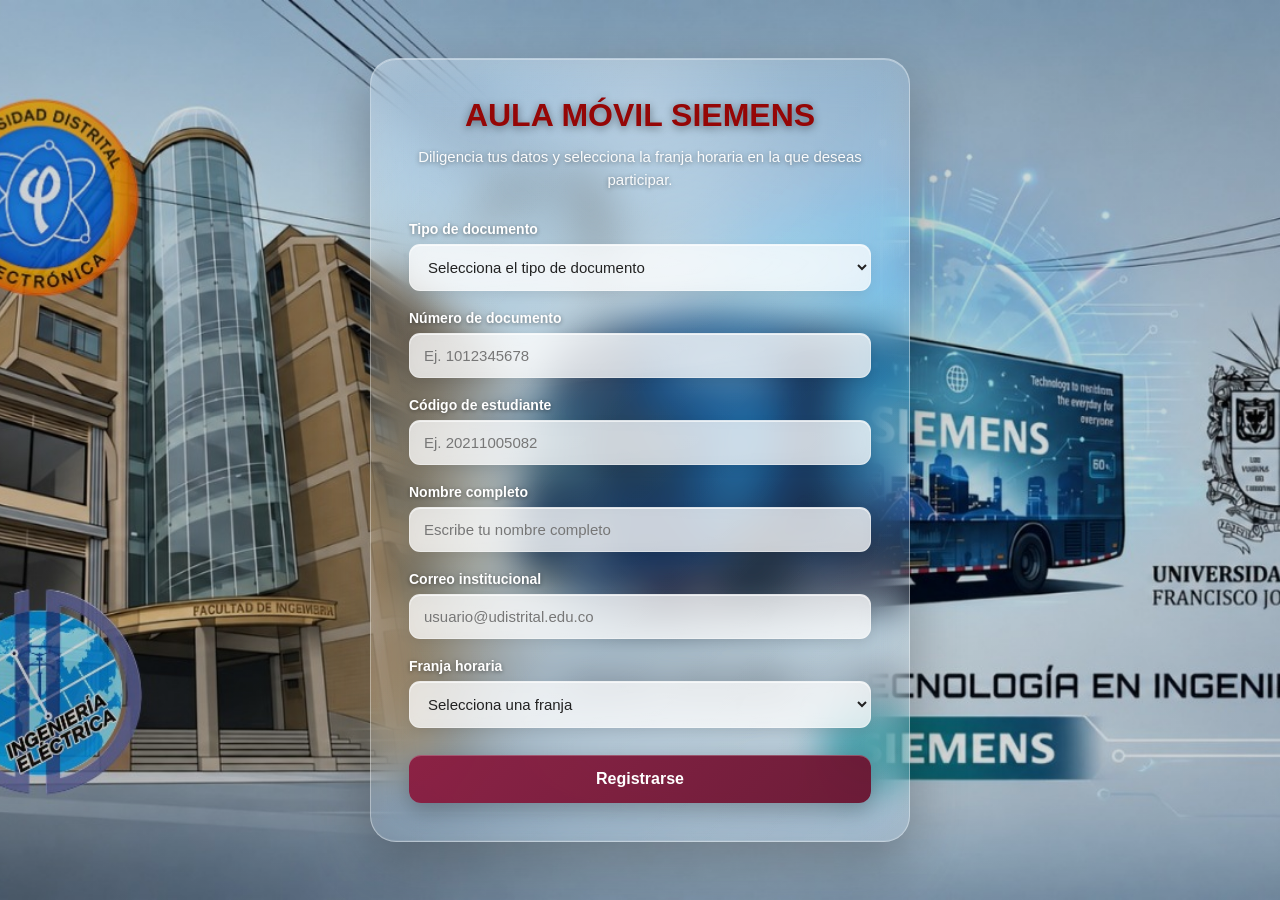
<file: Inscripciones-SIEMENS/index.html>
<!DOCTYPE html>
<html lang="es">

<head>

  <meta charset="UTF-8">

  <meta
    name="viewport"
    content="width=device-width, initial-scale=1.0"
  >

  <title>AULA MÓVIL SIEMENS</title>

  <!-- CSS -->
  <link
    rel="stylesheet"
    href="./style.css?v=9"
  >

</head>


<body>

  <div class="container">


    <!-- ==================================================
         TÍTULO
    =================================================== -->

    <h1>
      AULA MÓVIL SIEMENS
    </h1>


    <!-- ==================================================
         DESCRIPCIÓN
    =================================================== -->

    <p class="descripcion">
      Diligencia tus datos y selecciona la franja horaria
      en la que deseas participar.
    </p>


    <!-- ==================================================
         FORMULARIO
    =================================================== -->

    <form id="registro-form">


      <!-- ==================================================
           TIPO DE DOCUMENTO
      =================================================== -->

      <label for="tipoDocumento">
        Tipo de documento
      </label>


      <select
        id="tipoDocumento"
        name="tipoDocumento"
        required
      >

        <option
          value=""
          disabled
          selected
        >
          Selecciona el tipo de documento
        </option>


        <option value="CC">
          Cédula de ciudadanía - CC
        </option>


        <option value="TI">
          Tarjeta de identidad - TI
        </option>

      </select>



      <!-- ==================================================
           NÚMERO DE DOCUMENTO
      =================================================== -->

      <label for="documento">
        Número de documento
      </label>


      <input
        type="text"
        id="documento"
        name="documento"
        inputmode="numeric"
        pattern="[0-9]+"
        placeholder="Ej. 1012345678"
        autocomplete="off"
        required
      >



      <!-- ==================================================
           CÓDIGO DE ESTUDIANTE
      =================================================== -->

      <label for="codigo">
        Código de estudiante
      </label>


      <input
        type="text"
        id="codigo"
        name="codigo"
        inputmode="numeric"
        pattern="[0-9]+"
        placeholder="Ej. 20211005082"
        autocomplete="off"
        required
      >



      <!-- ==================================================
           NOMBRE COMPLETO
      =================================================== -->

      <label for="nombre">
        Nombre completo
      </label>


      <input
        type="text"
        id="nombre"
        name="nombre"
        placeholder="Escribe tu nombre completo"
        autocomplete="name"
        required
      >



      <!-- ==================================================
           CORREO INSTITUCIONAL
      =================================================== -->

      <label for="email">
        Correo institucional
      </label>


      <input
        type="email"
        id="email"
        name="email"
        placeholder="usuario@udistrital.edu.co"
        autocomplete="email"
        required
      >



      <!-- ==================================================
           FRANJA HORARIA
      =================================================== -->

      <label for="franja">
        Franja horaria
      </label>


      <select
        id="franja"
        name="franja"
        required
      >

        <option
          value=""
          disabled
          selected
        >
          Selecciona una franja
        </option>

      </select>



      <!-- ==================================================
           BOTÓN
      =================================================== -->

      <button
        type="submit"
      >
        Registrarse
      </button>


    </form>

  </div>


  <!-- ====================================================
       JAVASCRIPT
  ===================================================== -->

  <script
    src="./app.js?v=9"
  ></script>


</body>

</html>
</file>
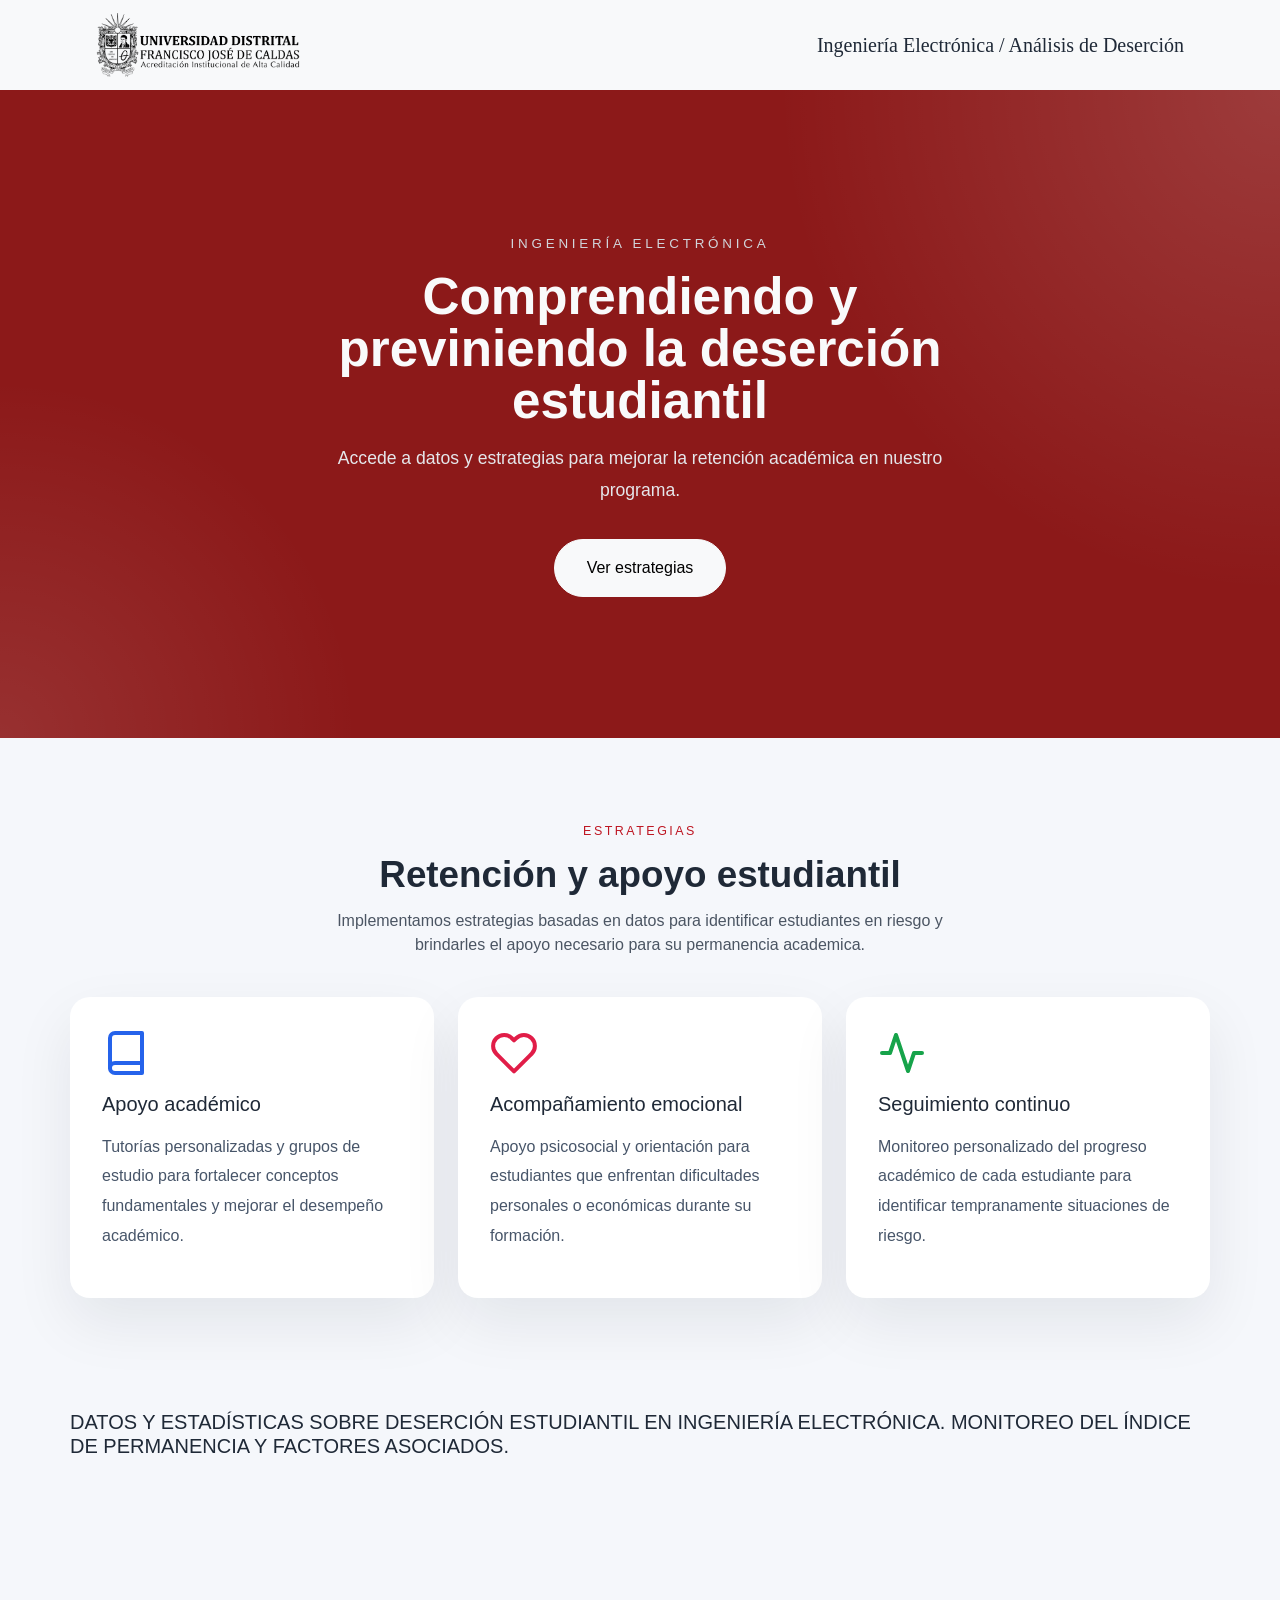
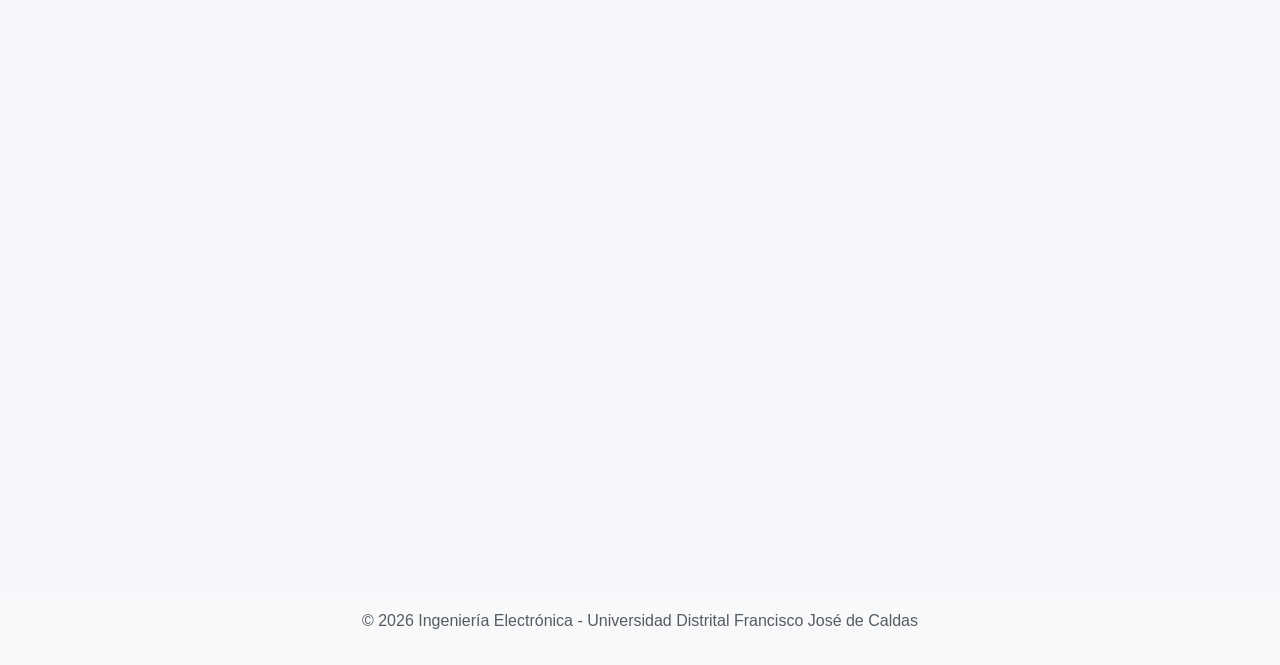
<file: pagina_desercion/index.html>
<!DOCTYPE html>
<html lang="es">

<head>
    <meta charset="UTF-8">
    <title>Deserción de Estudiantes</title>
    <meta name="viewport" content="width=device-width, initial-scale=1.0">
    <link rel="icon" type="image/webp" href="../logo.webp">
    <link href="https://cdn.jsdelivr.net/npm/bootstrap@5.1.3/dist/css/bootstrap.min.css" rel="stylesheet"
        integrity="sha384-1BmE4kWBq78iYhFldvKuhfTAU6auU8tT94WrHftjDbrCEXSU1oBoqyl2QvZ6jIW3" crossorigin="anonymous">
    <link rel="stylesheet" href="style.css">
</head>

<body>
    <!-- Header -->
    <nav class="navbar navbar-light bg-light px-5">
        <div class="container-fluid px-5">
            <a class="navbar-brand" href="#">
                <img src="../logo.png" alt="" class="navbar-logo">
            </a>
            <h5 class="my-0 navbar-title">Ingeniería Electrónica / Análisis de Deserción</h5>
        </div>
    </nav>

    <!-- Hero -->
    <header class="hero">
        <div class="hero-content text-center">
            <span class="eyebrow">Ingeniería Electrónica</span>
            <h1>Comprendiendo y previniendo la deserción estudiantil</h1>
            <p class="hero-text">Accede a datos y estrategias para mejorar la retención académica en nuestro programa.
            </p>
            <a href="#beneficios" class="btn btn-light btn-cta">Ver estrategias</a>
        </div>
    </header>
    <main>
        <section id="beneficios" class="container section-modern">
            <div class="section-header text-center">
                <span class="subtitle">Estrategias</span>
                <h2>Retención y apoyo estudiantil</h2>
                <p>Implementamos estrategias basadas en datos para identificar estudiantes en riesgo y brindarles el
                    apoyo necesario para su permanencia academica.</p>
            </div>
            <div class="cards-grid">

                <div class="feature-card">
                    <!-- Logo: Apoyo académico (Libro) -->
                    <svg xmlns="http://www.w3.org/2000/svg" width="48" height="48" viewBox="0 0 24 24" fill="none"
                        stroke="#2563eb" stroke-width="2" stroke-linecap="round" stroke-linejoin="round"
                        style="margin-bottom: 15px;">
                        <path d="M4 19.5A2.5 2.5 0 0 1 6.5 17H20"></path>
                        <path d="M6.5 2H20v20H6.5A2.5 2.5 0 0 1 4 19.5v-15A2.5 2.5 0 0 1 6.5 2z"></path>
                    </svg>
                    <h5>Apoyo académico</h5>
                    <p>Tutorías personalizadas y grupos de estudio para fortalecer conceptos fundamentales y mejorar el
                        desempeño académico.</p>
                </div>

                <div class="feature-card">
                    <!-- Logo: Acompañamiento emocional (Corazón) -->
                    <svg xmlns="http://www.w3.org/2000/svg" width="48" height="48" viewBox="0 0 24 24" fill="none"
                        stroke="#e11d48" stroke-width="2" stroke-linecap="round" stroke-linejoin="round"
                        style="margin-bottom: 15px;">
                        <path
                            d="M20.84 4.61a5.5 5.5 0 0 0-7.78 0L12 5.67l-1.06-1.06a5.5 5.5 0 0 0-7.78 7.78l1.06 1.06L12 21.23l7.78-7.78 1.06-1.06a5.5 5.5 0 0 0 0-7.78z">
                        </path>
                    </svg>
                    <h5>Acompañamiento emocional</h5>
                    <p>Apoyo psicosocial y orientación para estudiantes que enfrentan dificultades personales o
                        económicas durante su formación.</p>
                </div>

                <div class="feature-card">
                    <!-- Logo: Seguimiento continuo (Gráfica de progreso) -->
                    <svg xmlns="http://www.w3.org/2000/svg" width="48" height="48" viewBox="0 0 24 24" fill="none"
                        stroke="#16a34a" stroke-width="2" stroke-linecap="round" stroke-linejoin="round"
                        style="margin-bottom: 15px;">
                        <polyline points="22 12 18 12 15 21 9 3 6 12 2 12"></polyline>
                    </svg>
                    <h5>Seguimiento continuo</h5>
                    <p>Monitoreo personalizado del progreso académico de cada estudiante para identificar tempranamente
                        situaciones de riesgo.</p>
                </div>

            </div>
        </section>

        <section class="container section-modern">
            <h5 class="mb-5">DATOS Y ESTADÍSTICAS SOBRE DESERCIÓN ESTUDIANTIL EN INGENIERÍA ELECTRÓNICA. MONITOREO DEL
                ÍNDICE DE PERMANENCIA Y FACTORES ASOCIADOS.</h5>
            <iframe title="Desercion" width="100%" height="600"
                src="https://app.powerbi.com/view?r=eyJrIjoiYjU3MzJkM2QtMTA5Ni00NjU5LTgzODUtZmVkYWQ3ZmU1NDk2IiwidCI6ImQ1MTM4OGVmLTZhYjAtNDM2My05Zjk0LWQ1NjY0NGE0NTk3MCIsImMiOjR9"
                frameborder="0" allowFullScreen="true"></iframe>
        </section>
    </main>
    <footer class="bg-light text-center text-muted py-3 mt-5">
        <div class="container">
            <p>&copy; 2026 Ingeniería Electrónica - Universidad Distrital Francisco José de Caldas</p>
        </div>
    </footer>
    <script src="https://cdn.jsdelivr.net/npm/bootstrap@5.1.3/dist/js/bootstrap.bundle.min.js"
        integrity="sha384-ka7Sk0Gln4gmtz2MlQnikT1wXgYsOg+OMhuP+IlRH9sENBO0LRn5q+8nbTov4+1p"
        crossorigin="anonymous"></script>
</body>

</html>
</file>
<file: Inscripciones-SIEMENS/style.css>
/* ==========================================================
   CONFIGURACIÓN GENERAL
========================================================== */

* {
  box-sizing: border-box;
}

html,
body {
  margin: 0;
  padding: 0;
  min-height: 100%;
}

body {
  min-height: 100vh;

  font-family:
    Arial,
    Helvetica,
    sans-serif;

  display: flex;
  justify-content: center;
  align-items: center;

  padding: 30px 15px;

  /* ========================================================
     FONDO
  ======================================================== */

  background-image:
    linear-gradient(
      rgba(0, 0, 0, 0.15),
      rgba(0, 0, 0, 0.15)
    ),
    url("./fondo.jpeg");

  background-size: cover;
  background-position: center;
  background-repeat: no-repeat;
  background-attachment: fixed;
}


/* ==========================================================
   CONTENEDOR LIQUID GLASS
========================================================== */

.container {
  width: 100%;
  max-width: 540px;

  padding: 38px;

  border-radius: 26px;

  /* Transparencia principal */
  background:
    linear-gradient(
      135deg,
      rgba(255, 255, 255, 0.16),
      rgba(255, 255, 255, 0.07)
    );

  /* Efecto vidrio */
  backdrop-filter:
    blur(20px)
    saturate(160%);

  -webkit-backdrop-filter:
    blur(20px)
    saturate(160%);

  /* Borde brillante */
  border:
    1px solid
    rgba(255, 255, 255, 0.38);

  /* Profundidad */
  box-shadow:
    0 20px 55px rgba(0, 0, 0, 0.28),
    inset 0 1px 0 rgba(255, 255, 255, 0.35),
    inset 0 -1px 0 rgba(255, 255, 255, 0.08);

  position: relative;
  overflow: hidden;
}


/* ==========================================================
   BRILLO SUPERIOR DEL VIDRIO
========================================================== */

.container::before {
  content: "";

  position: absolute;

  top: -30%;
  left: -20%;

  width: 140%;
  height: 70%;

  background:
    radial-gradient(
      circle,
      rgba(255, 255, 255, 0.28) 0%,
      rgba(255, 255, 255, 0.08) 35%,
      transparent 70%
    );

  pointer-events: none;

  transform: rotate(-8deg);
}


/* ==========================================================
   REFLEJO LATERAL
========================================================== */

.container::after {
  content: "";

  position: absolute;

  top: 0;
  left: 0;

  width: 100%;
  height: 100%;

  border-radius: inherit;

  background:
    linear-gradient(
      120deg,
      rgba(255, 255, 255, 0.12),
      transparent 28%,
      transparent 72%,
      rgba(255, 255, 255, 0.06)
    );

  pointer-events: none;
}


/* Todo el contenido por encima del efecto glass */

.container > * {
  position: relative;
  z-index: 1;
}


/* ==========================================================
   TÍTULO
========================================================== */

h1 {
  margin: 0 0 12px;

  text-align: center;

  font-size: 32px;

  font-weight: 700;

  color: #950606;

  text-shadow:
    0 2px 8px rgba(0, 0, 0, 0.45);
}


/* ==========================================================
   DESCRIPCIÓN
========================================================== */

.descripcion {
  margin: 0 0 30px;

  text-align: center;

  font-size: 15px;

  line-height: 1.5;

  color: rgba(255, 255, 255, 0.95);

  text-shadow:
    0 1px 5px rgba(0, 0, 0, 0.45);
}


/* ==========================================================
   FORMULARIO
========================================================== */

form {
  display: flex;
  flex-direction: column;
}


/* ==========================================================
   ETIQUETAS
========================================================== */

label {
  margin-bottom: 7px;

  font-size: 14px;

  font-weight: 700;

  color: #ffffff;

  text-shadow:
    0 1px 4px rgba(0, 0, 0, 0.45);
}


/* ==========================================================
   INPUTS Y SELECTS
========================================================== */

input,
select {
  width: 100%;

  padding: 13px 14px;

  margin-bottom: 19px;

  border-radius: 11px;

  border:
    1px solid
    rgba(255, 255, 255, 0.32);

  background:
    rgba(255, 255, 255, 0.74);

  color: #222222;

  font-family:
    Arial,
    Helvetica,
    sans-serif;

  font-size: 15px;

  backdrop-filter:
    blur(8px);

  -webkit-backdrop-filter:
    blur(8px);

  box-shadow:
    inset 0 1px 0 rgba(255, 255, 255, 0.65),
    0 4px 12px rgba(0, 0, 0, 0.08);

  transition:
    border-color 0.25s ease,
    box-shadow 0.25s ease,
    background-color 0.25s ease,
    transform 0.2s ease;
}


/* ==========================================================
   INPUT EN FOCO
========================================================== */

input:focus,
select:focus {
  outline: none;

  border-color:
    rgba(255, 255, 255, 0.85);

  background:
    rgba(255, 255, 255, 0.88);

  box-shadow:
    0 0 0 3px rgba(255, 255, 255, 0.18),
    0 6px 18px rgba(0, 0, 0, 0.12);

  transform:
    translateY(-1px);
}


/* ==========================================================
   PLACEHOLDER
========================================================== */

input::placeholder {
  color:
    #777777;
}


/* ==========================================================
   SELECT
========================================================== */

select {
  cursor:
    pointer;
}


/* ==========================================================
   FRANJAS AGOTADAS
========================================================== */

select option:disabled {
  color:
    #8d8d8d;

  background-color:
    #eeeeee;
}


/* ==========================================================
   BOTÓN
========================================================== */

button {
  width: 100%;

  margin-top: 8px;

  padding: 15px;

  border: none;

  border-radius: 12px;

  background:
    linear-gradient(
      135deg,
      rgba(139, 29, 65, 0.96),
      rgba(105, 21, 49, 0.96)
    );

  color:
    #ffffff;

  font-size:
    16px;

  font-weight:
    700;

  cursor:
    pointer;

  box-shadow:
    0 8px 22px rgba(0, 0, 0, 0.26),
    inset 0 1px 0 rgba(255, 255, 255, 0.25);

  transition:
    transform 0.25s ease,
    box-shadow 0.25s ease,
    filter 0.25s ease;
}


/* ==========================================================
   BOTÓN HOVER
========================================================== */

button:hover:not(:disabled) {
  transform:
    translateY(-2px);

  box-shadow:
    0 12px 28px rgba(0, 0, 0, 0.30),
    inset 0 1px 0 rgba(255, 255, 255, 0.30);

  filter:
    brightness(1.06);
}


/* ==========================================================
   BOTÓN DESHABILITADO
========================================================== */

button:disabled {
  background:
    rgba(150, 150, 150, 0.75);

  cursor:
    not-allowed;

  transform:
    none;

  box-shadow:
    none;
}


/* ==========================================================
   CELULARES
========================================================== */

@media (max-width: 600px) {

  body {
    align-items:
      flex-start;

    padding:
      20px 14px;

    background-attachment:
      scroll;
  }


  .container {
    margin-top:
      15px;

    padding:
      28px 21px;

    border-radius:
      22px;

    backdrop-filter:
      blur(16px)
      saturate(150%);

    -webkit-backdrop-filter:
      blur(16px)
      saturate(150%);
  }


  h1 {
    font-size:
      27px;
  }


  .descripcion {
    font-size:
      14px;
  }


  input,
  select {
    font-size:
      16px;
  }

}


/* ==========================================================
   PANTALLAS MUY PEQUEÑAS
========================================================== */

@media (max-width: 380px) {

  .container {
    padding:
      23px 17px;
  }


  h1 {
    font-size:
      24px;
  }

}
</file>
<file: pagina_desercion/style.css>
body {
    font-family: 'Segoe UI', Tahoma, Geneva, Verdana, sans-serif;
    background: #f5f7fb;
    color: #1f2937;
    margin: 0;
}

.navbar {
    background: #f5f7fb;
    box-shadow: 0 18px 50px rgba(15, 23, 42, 0.08);
    backdrop-filter: blur(8px);
}

.navbar-logo {
    max-height: 4rem;
    width: auto;
}
.navbar-title {
    font-family: fangsong;
    /* font-size: 1rem; */
}

/* ACCORDION */
.accordion {
    width: 100%;
    font-size: 1.2rem;
    background: #8C1919;
    color: #fff;
    padding: 1rem 1.2rem;
    margin: 0.8rem 0;
    border: none;
    border-radius: 8px;
    cursor: pointer;
    font-weight: 500;
    display: flex;
    justify-content: space-between;
    align-items: center;
    transition: all 0.3s ease;
}

.accordion:hover {
    background: #a32020;
    transform: translateY(-2px);
    box-shadow: 0 4px 10px rgba(0, 0, 0, 0.15);
}

.accordion.active {
    background: #6e1313;
}

.accordion::after {
    content: "▼";
    font-size: 0.9rem;
    transition: transform 0.3s ease;
}

.accordion.active::after {
    transform: rotate(180deg);
}

.panel {
    display: none;
    padding: 10px 0;
}

.hero {
    position: relative;
    min-height: 72vh;
    background: #8C1919;
    display: flex;
    align-items: center;
    text-align: center;
    overflow: hidden;
}

.hero::before {
    content: "";
    position: absolute;
    inset: 0;
    background: radial-gradient(circle at top right, rgba(255, 255, 255, 0.15), transparent 35%),
                radial-gradient(circle at bottom left, rgba(255, 255, 255, 0.10), transparent 25%);
}

.hero-content {
    position: relative;
    z-index: 1;
    max-width: 760px;
    margin: 0 auto;
    padding: 4rem 1.25rem;
    color: #f9fafb;
}

.hero .eyebrow {
    display: inline-block;
    text-transform: uppercase;
    letter-spacing: 0.28em;
    font-size: 0.84rem;
    color: #d1d5db;
    margin-bottom: 1rem;
}

.hero h1 {
    font-size: clamp(2.6rem, 4vw, 4.4rem);
    line-height: 1.02;
    font-weight: 700;
    margin-bottom: 1rem;
}

.hero-text {
    font-size: 1.1rem;
    max-width: 680px;
    margin: 0 auto 2rem;
    color: #e5e7eb;
    line-height: 1.8;
}

.btn-cta {
    padding: 1rem 2rem;
    font-size: 1rem;
    border-radius: 999px;
}

.section-modern {
    padding: 5rem 0 2rem;
}

.section-header .subtitle {
    display: inline-block;
    text-transform: uppercase;
    color: #BE1622;
    letter-spacing: 0.2em;
    font-size: 0.78rem;
    margin-bottom: 0.75rem;
}

.section-header h2 {
    font-size: 2.3rem;
    margin-bottom: 0.75rem;
    font-weight: 700;
}

.section-header p {
    max-width: 640px;
    margin: 0 auto;
    color: #4b5563;
}

.cards-grid {
    display: grid;
    grid-template-columns: repeat(3, minmax(0, 1fr));
    gap: 1.5rem;
    margin-top: 2.5rem;
}

.feature-card {
    background: #ffffff;
    border-radius: 1.25rem;
    padding: 2rem;
    box-shadow: 0 24px 60px rgba(15, 23, 42, 0.08);
    transition: transform 0.25s ease, box-shadow 0.25s ease;
}

.feature-card img {
    width: 100%;
    height: auto;
    border-radius: 0.5rem;
    margin-bottom: 1rem;
    object-fit: cover;
}

.feature-card:hover {
    transform: translateY(-6px);
    box-shadow: 0 30px 80px rgba(15, 23, 42, 0.12);
}

.feature-card h5 {
    margin-bottom: 1rem;
    font-size: 1.25rem;
}

.feature-card p {
    color: #475569;
    line-height: 1.85;
}

.section-info {
    background: #ffffff;
    padding: 4rem 0;
}

.info-grid {
    display: grid;
    grid-template-columns: 1.1fr 0.9fr;
    align-items: center;
    gap: 2rem;
}

.info-grid h2 {
    font-size: 2.3rem;
    margin-bottom: 1rem;
}

.info-grid p,
.info-grid li {
    color: #4b5563;
    line-height: 1.8;
}

.info-grid ul {
    margin-top: 1.25rem;
    padding-left: 1.2rem;
}

.info-grid li {
    margin-bottom: 0.75rem;
}

.info-image img {
    width: 100%;
    height: 100%;
    object-fit: cover;
    border-radius: 1.25rem;
    box-shadow: 0 30px 60px rgba(15, 23, 42, 0.08);
}

.logos-grid {
    display: grid;
    grid-template-columns: repeat(6, minmax(0, 1fr));
    gap: 1.25rem;
    align-items: center;
    margin-top: 2rem;
}

.logo-card {
    background: #ffffff;
    border-radius: 1rem;
    padding: 1.5rem;
    transition: transform 0.25s ease, box-shadow 0.25s ease;
}

.logo-card:hover {
    transform: translateY(-4px);
    box-shadow: 0 18px 40px rgba(15, 23, 42, 0.10);
}

.logo-card img {
    width: 120px;
    height: 120px;
    object-fit: contain;
    margin-bottom: 1rem;
}

.logo-card p {
    margin: 0;
    color: #374151;
    font-weight: 600;
}

/* BOTONES PERSONALIZADOS */
.btn-outline-dark.mx-2 {
    border: 2px solid #8C1919;
    color: #8C1919;
    background: transparent;
    border-radius: 12px;
    padding: 12px 24px;
    font-weight: 700;
    font-size: 0.95rem;
    text-transform: uppercase;
    letter-spacing: 0.5px;
    transition: all 0.4s cubic-bezier(0.165, 0.84, 0.44, 1);
    position: relative;
    overflow: hidden;
    margin-bottom: 15px;
}

.btn-outline-dark.mx-2:hover {
    background-color: #8C1919;
    color: #ffffff;
    transform: translateY(-5px);
    box-shadow: 0 10px 20px rgba(140, 25, 25, 0.2);
    border-color: #8C1919;
}

.btn-outline-dark.mx-2:active {
    transform: translateY(-2px);
    box-shadow: 0 5px 10px rgba(140, 25, 25, 0.2);
}

@media (max-width: 1100px) {
    .cards-grid,
    .info-grid {
        grid-template-columns: 1fr;
    }

    .logos-grid {
        grid-template-columns: repeat(3, minmax(0, 1fr));
    }
}

@media (max-width: 680px) {
    .hero {
        min-height: 60vh;
    }

    .hero-content {
        padding: 3rem 1rem;
    }

    .section-header h2 {
        font-size: 2rem;
    }

    .logos-grid {
        grid-template-columns: 1fr;
    }

    .navbar-title {
        font-size: 0.95rem;
    }
}

.tramite-card {
    background: #ffffff;
    border-radius: 1.25rem;
    padding: 2rem;
    box-shadow: 0 24px 50px rgba(15, 23, 42, 0.08);
    margin-bottom: 1.5rem;
}

.tramite-card h3 {
    margin-bottom: 1rem;
    font-size: 1.4rem;
    color: #8C1919;
}

.tramite-card p,
.tramite-card ul,
.tramite-card li {
    color: #475569;
    line-height: 1.8;
    font-size: 1rem;
}

.tramite-card p {
    margin-bottom: 1rem;
}

.tramite-card ul {
    padding-left: 1.25rem;
}

.indice-card {
    background: #ffffff;
    border-radius: 1.25rem;
    padding: 1.5rem 2rem;
    box-shadow: 0 24px 50px rgba(15, 23, 42, 0.08);
}

.indice-card h3 {
    margin-bottom: 1rem;
    font-size: 1.45rem;
    color: #8C1919;
}

.indice-buttons {
    display: flex;
    flex-wrap: wrap;
    gap: 1rem;
}

.indice-button {
    flex: 1 1 auto;
    min-width: 8rem;
    white-space: nowrap;
}

.tramite-card li {
    margin-bottom: 0.75rem;
}

.tramite-card a {
    color: #198754;
    text-decoration: underline;
    font-weight: bold;
}

.tramite-card a:hover {
    text-decoration: underline;
}

/* EFECTO HOVER */
.tabla-honor tbody tr:hover {
    background: #dcdcdc;
}

/* ICONO CHECK */
.check {
    width: 12px;
    height: 12px;
    background: #0f766e;
    border-radius: 50%;
    display: inline-block;
}

/* Estilos adicionales para index principal */
.custom-carousel img {
    filter: brightness(0.4) sepia(0.3) hue-rotate(-10deg);
}

.Matriculas {
    background: #8C1919;
    padding: 2rem;
    border-radius: 1rem;
    margin-bottom: 2rem;
}

.container_Matriculas {
    display: flex;
    gap: 1rem;
    color: white;
    align-items: center;
}

.img-container {
    flex-shrink: 0;
    min-width: 40%;
    height: 20rem;
}

.img-container img {
    width: 100%;
    height: 100%;
    object-fit: cover;
    object-position: center;
    margin: 0;
}

.accordion_matriculas {
    color: #8C1919;
    font-weight: 500;
    width: 100%;
    margin-left: 0;
    margin-right: 0;
}

.grid {
    display: grid;
    grid-template-columns: repeat(3, 1fr);
    gap: 1rem;
}

@media (max-width: 1024px) {
    .grid {
        grid-template-columns: repeat(2, 1fr);
    }
}

@media (max-width: 768px) {
    .indice-buttons {
        justify-content: center;
    }

    .tabla-honor {
        overflow-x: auto;
    }

    .tabla-honor th,
    .tabla-honor td {
        padding: 10px 8px;
        font-size: 12px;
    }

    .container_Matriculas {
        flex-direction: column;
        gap: 1.5rem;
    }

    .img-container {
        min-width: 100%;
        height: 15rem;
    }

    .accordion_matriculas {
        font-size: 1rem;
        padding: 0.8rem 1rem;
    }

    .grid {
        grid-template-columns: 1fr;
    }
}

.col {
    background: #e5e5e5;
    padding: 10px;
    border-radius: 5px;
}

.col-header {
    display: flex;
    justify-content: space-between;
    font-size: 14px;
    margin-bottom: 10px;
}

.col-header a {
    color: #8C1919;
    text-decoration: none;
    font-size: 12px;
}

.tabla {
    max-height: 250px;
    overflow-y: auto;
}

table {
    width: 100%;
    font-size: 12px;
}

th {
    text-align: left;
    color: #8C1919;
}

td {
    padding: 5px 0;
    border-bottom: 1px solid #ccc;
}

@keyframes gradientShift {
    0% { background-position: 0% 50%; }
    50% { background-position: 100% 50%; }
    100% { background-position: 0% 50%; }
}

/* INDICE ESTILO */
/* ACTUALIZACIÓN ÍNDICE DE TRÁMITES */
.indice-card {
    background: #ffffff;
    border-radius: 1.5rem;
    padding: 2.5rem;
    box-shadow: 0 20px 40px rgba(15, 23, 42, 0.05);
    border: 1px solid #edf2f7;
}

.indice-card h3 {
    margin-bottom: 2rem;
    font-size: 1.6rem;
    font-weight: 700;
    color: #8C1919;
    text-align: center;
    text-transform: uppercase;
    letter-spacing: 1px;
}

.indice-buttons {
    display: grid;
    /* Crear una cuadrícula de 2 columnas en PC */
    grid-template-columns: repeat(2, 1fr); 
    gap: 1.25rem;
}

.indice-button.btn-outline-dark {
    display: flex;
    align-items: center;
    justify-content: flex-start;
    padding: 1rem 1.5rem;
    background: #f8fafc;
    border: 1px solid #e2e8f0;
    border-radius: 12px;
    color: #1f2937;
    font-size: 0.95rem;
    font-weight: 600;
    text-align: left;
    text-transform: none; /* Quita el mayúsculas si estaba heredado */
    letter-spacing: normal;
    white-space: normal; /* Permite que el texto largo salte de línea */
    transition: all 0.3s cubic-bezier(0.4, 0, 0.2, 1);
}

/* Hover: Fondo rojo sutil y elevación */
.indice-button.btn-outline-dark:hover {
    background-color: #ffffff;
    color: #8C1919;
    border-color: #8C1919;
    transform: translateY(-4px) scale(1.02);
    box-shadow: 0 10px 20px rgba(140, 25, 25, 0.1);
}

/* Icono/Número resaltado dentro del botón */
.indice-button::before {
    margin-right: 10px;
}

/* Ajuste para móviles */
@media (max-width: 768px) {
    .indice-buttons {
        grid-template-columns: 1fr; /* Una sola columna en móvil */
    }
    
    .indice-card {
        padding: 1.5rem;
    }
    
    .indice-button.btn-outline-dark {
        font-size: 0.9rem;
        padding: 0.85rem 1.2rem;
    }
}
</file>
